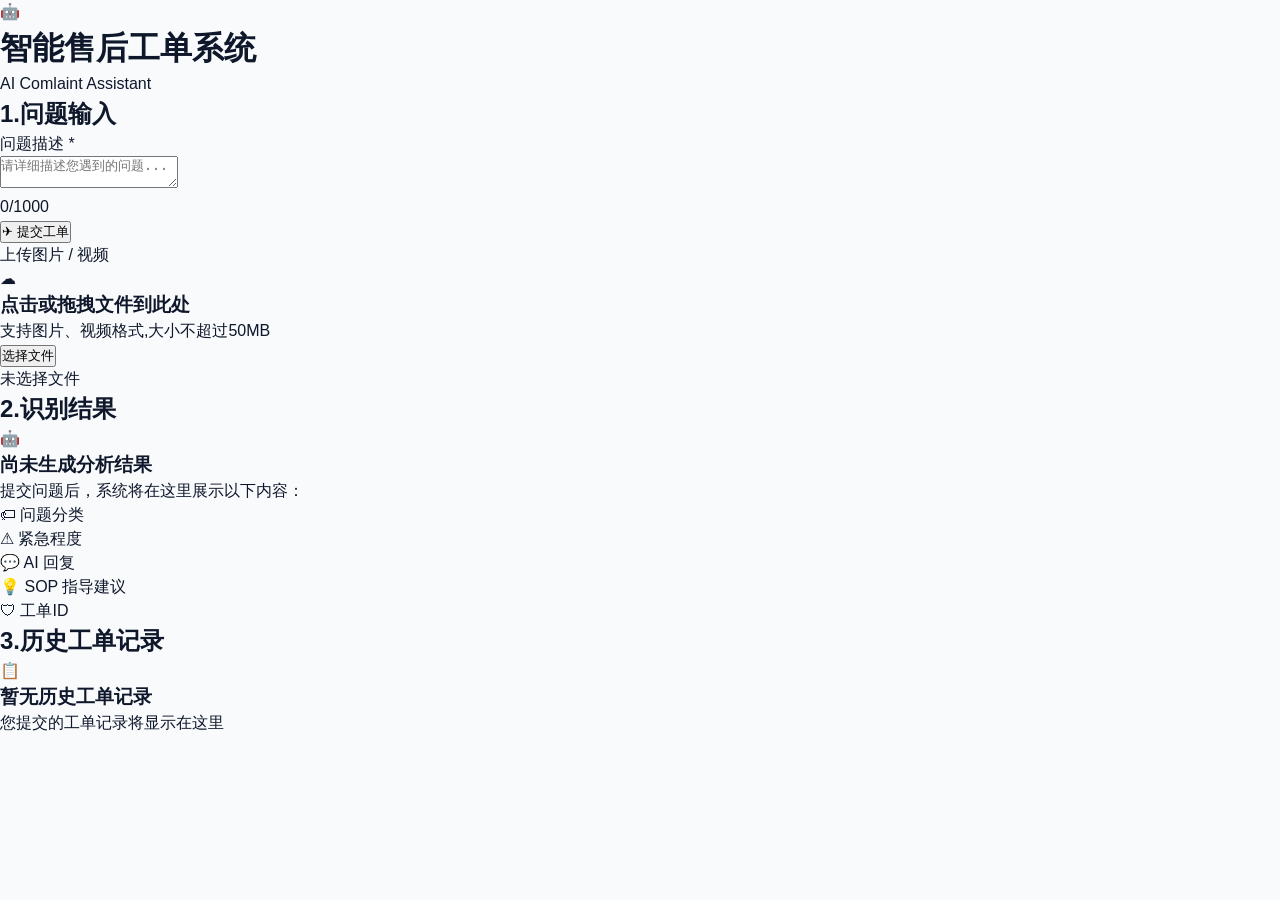
<file: frontend/index.html>
<!DOCTYPE html>
<link rel="stylesheet" href="./style.css">

    
<header class="header">
    <div class="header-left">
            <div class="logo">
                🤖
        </div>

        <div class="header-group">
            <h1>
                智能售后工单系统
            </h1>
            <p>
                AI Comlaint Assistant
            </p>
        </div>

    </div>
</header>

<!-- ================= 问题输入模块开始 ================= -->
<section class="card">
    <h2 class="section-title">
        1.问题输入
    </h2>

    <!-- 左右双栏布局-->
    <div class="input-layout">
        <div class="left-panel">
            <label><!-- 给输入框、上传框、textarea 写“说明文字”-->
                问题描述
                <span>*</span> <!-- 包住一小段文字-->
            </label>

            <!-- 用户输入框-->
            <div class="textarea-wrapper">

                <textarea
                id="userText"
                placeholder="请详细描述您遇到的问题..."
                ></textarea>

                <div class="counter">

                    0/1000

                </div>

            </div>

            <!-- 提交按钮 -->
            <button id="submitBtn">
                ✈ 提交工单
            </button>

        </div>

        <!-- 上传模块 -->
        <div class="right-panel">

            <label>
                上传图片 / 视频
            </label>
            <div class="upload-box">
                <div class="upload-icon">
                    ☁
                </div>
                <h3>
                    点击或拖拽文件到此处
                </h3>
                <p>
                    支持图片、视频格式,大小不超过50MB
                </p>

                <!-- 文件上传输入框(隐藏) -->
                <input
                    type="file"
                    id="uploadInput"
                    hidden
                >

                <!-- 选择文件按钮 -->

                <button
                    class="upload-btn"
                    id="uploadBtn"
                >

                    选择文件

                </button>

                <!-- 上传结果显示 -->

                <p id="fileInfo">

                未选择文件

                </p>
            </div>
        </div>
    </div>

</section>
<!-- ================= 问题输入模块结束 ================= -->


<!-- ================= 识别结果模块 ================= -->
<section  class="card">

    <h2 class="section-title">
        2.识别结果
    </h2>

    <!-- 内容区域-->
    <div 
    class="result-box"
    id="resultContent"
    >
        <div class="robot-icon">
            🤖
        </div>

        <h3>
            尚未生成分析结果
        </h3>

        <p>
            提交问题后，系统将在这里展示以下内容：
        </p>

        <!-- 功能标签 -->
        <div class="feature-row">
            <div class="feature-card">
                🏷
                <span>问题分类</span>
            </div>
            <div class="feature-card">

                ⚠

                <span>紧急程度</span>

            </div>
            <div class="feature-card">

                💬

                <span>AI 回复</span>

            </div>
            <div class="feature-card">

                💡

                <span>SOP 指导建议</span>

            </div>
            <div class="feature-card">

                🛡

                <span>工单ID</span>

            </div>
        </div>

    </div>

</section>

<!-- ================= 历史工单记录 ================= -->
<section class="card">

    <h2 class="section-title">
        3.历史工单记录
    </h2>
    <div 
    class="history-box"
    id="historyContainer">
        <div class="history-icon">
            📋
        </div>
        <h3>
        暂无历史工单记录
        </h3>
        <p>
        您提交的工单记录将显示在这里
        </p>
    </div>

</section>

<!-- 连接JS文件 -->

<script src="app.js"></script>

</body>
</html>
</file>
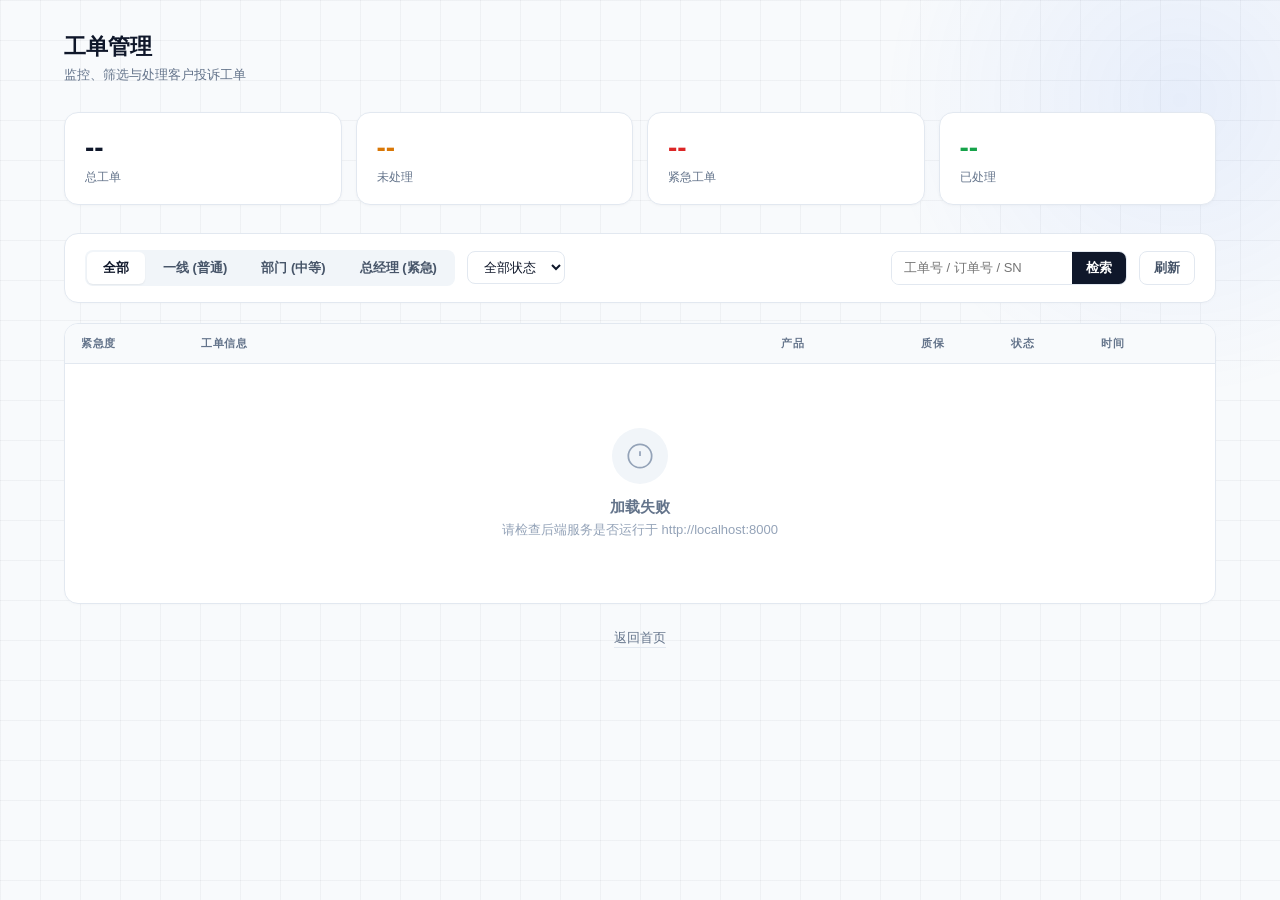
<file: frontend/admin.html>
<!DOCTYPE html>
<html lang="zh-CN">
<head>
  <meta charset="UTF-8" />
  <meta name="viewport" content="width=device-width, initial-scale=1.0" />
  <title>工单管理 - 智能客诉系统</title>
  <style>
    * { margin: 0; padding: 0; box-sizing: border-box; }
    :root {
      --primary: #2563eb;
      --primary-dark: #1d4ed8;
      --text: #0f172a;
      --sub: #64748b;
      --border: #e2e8f0;
      --bg: #f8fafc;
      --surface: #ffffff;
      --red: #dc2626;
      --amber: #d97706;
      --green: #16a34a;
      --gray: #64748b;
    }
    body {
      font-family: -apple-system, BlinkMacSystemFont, "Segoe UI", Roboto, sans-serif;
      background: var(--bg);
      color: var(--text);
      -webkit-font-smoothing: antialiased;
      min-height: 100vh;
    }

    .grid-bg {
      position: fixed; inset: 0; z-index: -5;
      background-image:
        linear-gradient(rgba(15,23,42,.04) 1px, transparent 1px),
        linear-gradient(90deg, rgba(15,23,42,.04) 1px, transparent 1px);
      background-size: 40px 40px;
    }
    .glow-top {
      position: fixed; top: -200px; right: -200px;
      width: 600px; height: 600px;
      border-radius: 50%;
      background: radial-gradient(circle, rgba(37,99,235,.08), transparent 70%);
      z-index: -3;
    }

    .container { max-width: 1200px; margin: 0 auto; padding: 32px 24px; }

    /* ===== Header ===== */
    .header { margin-bottom: 28px; }
    .header h1 { font-size: 22px; font-weight: 700; color: var(--text); }
    .header p { font-size: 13px; color: var(--sub); margin-top: 4px; }

    /* ===== Stats ===== */
    .stats-row { display: grid; grid-template-columns: repeat(4, 1fr); gap: 14px; margin-bottom: 28px; }
    .stat-card {
      background: var(--surface);
      border-radius: 14px;
      border: 1px solid var(--border);
      padding: 18px 20px;
      box-shadow: 0 1px 3px rgba(0,0,0,.03);
    }
    .stat-number { font-size: 28px; font-weight: 800; line-height: 1.2; }
    .stat-label { font-size: 12px; color: var(--sub); margin-top: 4px; font-weight: 500; }
    .stat-card.total .stat-number { color: var(--text); }
    .stat-card.pending .stat-number { color: var(--amber); }
    .stat-card.urgent .stat-number { color: var(--red); }
    .stat-card.resolved .stat-number { color: var(--green); }

    /* ===== Toolbar ===== */
    .toolbar {
      display: flex; gap: 12px; align-items: center; flex-wrap: wrap;
      margin-bottom: 20px; padding: 16px 20px;
      background: var(--surface); border-radius: 14px;
      border: 1px solid var(--border); box-shadow: 0 1px 3px rgba(0,0,0,.02);
    }
    .role-tabs {
      display: flex; gap: 2px;
      background: #f1f5f9; border-radius: 8px; padding: 2px;
    }
    .role-tab {
      padding: 7px 16px; border: none; border-radius: 6px;
      font-size: 13px; font-weight: 600; cursor: pointer;
      background: transparent; color: #475569; transition: all .15s;
    }
    .role-tab.active { background: var(--surface); color: var(--text); box-shadow: 0 1px 2px rgba(0,0,0,.06); }
    .role-tab:active { opacity: .7; }

    .status-filter {
      padding: 7px 12px; border: 1px solid var(--border); border-radius: 8px;
      font-size: 13px; background: var(--surface); color: var(--text); outline: none;
      cursor: pointer;
    }
    .toolbar-search {
      display: flex; gap: 0;
      border: 1px solid var(--border); border-radius: 8px; overflow: hidden;
      margin-left: auto;
    }
    .toolbar-search input {
      padding: 7px 12px; border: none; outline: none;
      font-size: 13px; width: 180px; background: var(--surface);
    }
    .toolbar-search button {
      padding: 7px 14px; border: none; background: var(--text);
      color: white; font-size: 13px; font-weight: 600; cursor: pointer;
    }
    .toolbar-search button:active { opacity: .8; }
    .refresh-btn {
      padding: 7px 14px; border: 1px solid var(--border); border-radius: 8px;
      background: var(--surface); color: #475569; font-size: 13px; font-weight: 600;
      cursor: pointer; transition: background .15s;
    }
    .refresh-btn:active { background: #f1f5f9; }

    .toolbar-actions { display: flex; gap: 8px; align-items: center; flex-wrap: wrap; }

    /* ===== Table ===== */
    .ticket-table {
      background: var(--surface); border-radius: 14px;
      border: 1px solid var(--border); overflow: hidden;
      box-shadow: 0 1px 3px rgba(0,0,0,.02);
    }
    .table-header {
      display: grid;
      grid-template-columns: 120px 1fr 140px 90px 90px 130px;
      gap: 0;
      padding: 0;
      border-bottom: 1px solid var(--border);
      background: #f8fafc;
    }
    .table-header span {
      padding: 12px 16px; font-size: 11px; font-weight: 700; color: var(--sub);
      text-transform: uppercase; letter-spacing: .5px;
    }

    .ticket-row {
      border-bottom: 1px solid #f1f5f9;
      cursor: pointer;
      transition: background .12s;
    }
    .ticket-row:last-child { border-bottom: none; }
    .ticket-row:hover { background: #fafbfc; }

    .row-main {
      display: grid;
      grid-template-columns: 120px 1fr 140px 90px 90px 130px;
      gap: 0; align-items: center;
    }
    .row-cell { padding: 14px 16px; font-size: 13px; min-width: 0; }

    /* Urgency indicator */
    .urgency-cell { display: flex; align-items: center; gap: 8px; }
    .urgency-bar {
      width: 4px; height: 28px; border-radius: 2px; flex-shrink: 0;
    }
    .urgency-bar.high { background: var(--red); }
    .urgency-bar.medium { background: var(--amber); }
    .urgency-bar.low { background: #cbd5e1; }

    .urgency-text { font-weight: 600; font-size: 12px; }
    .urgency-text.high { color: var(--red); }
    .urgency-text.medium { color: var(--amber); }
    .urgency-text.low { color: var(--gray); }

    .ticket-id { font-family: monospace; font-weight: 700; font-size: 13px; color: var(--text); }
    .ticket-model { color: #475569; }
    .ticket-model .batch { color: var(--sub); font-size: 11px; }

    .warranty-badge {
      display: inline-block; padding: 2px 8px; border-radius: 4px;
      font-size: 11px; font-weight: 600;
    }
    .warranty-badge.in { background: #f0fdf4; color: #166534; }
    .warranty-badge.out { background: #fef2f2; color: #991b1b; }
    .warranty-badge.unknown { background: #f1f5f9; color: #64748b; }

    .status-badge {
      display: inline-block; padding: 2px 10px; border-radius: 4px;
      font-size: 11px; font-weight: 600;
    }
    .status-badge.pending { background: #fff7ed; color: #9a3412; }
    .status-badge.done { background: #f0fdf4; color: #166534; }

    /* Expand icon */
    .expand-icon {
      width: 24px; height: 24px; display: flex; align-items: center; justify-content: center;
      transition: transform .2s;
      color: var(--sub); font-size: 12px; user-select: none;
    }
    .ticket-row.expanded .expand-icon { transform: rotate(180deg); }

    /* ===== Expanded Detail Row ===== */
    .row-detail-wrapper { max-height: 0; overflow: hidden; transition: max-height .25s ease; }
    .ticket-row.expanded .row-detail-wrapper { max-height: 600px; }
    .row-detail {
      padding: 0 16px 16px 16px;
      border-top: 1px solid #f1f5f9;
      background: #fafbfc;
    }
    .detail-grid { display: grid; grid-template-columns: 1fr 1fr; gap: 12px; margin-top: 16px; }
    .detail-section { }
    .detail-section h4 {
      font-size: 11px; font-weight: 700; color: var(--sub);
      text-transform: uppercase; letter-spacing: .5px;
      margin-bottom: 8px; padding-bottom: 6px;
      border-bottom: 1px solid var(--border);
    }
    .detail-row { display: flex; gap: 8px; font-size: 13px; padding: 4px 0; }
    .detail-label { color: var(--sub); flex-shrink: 0; min-width: 64px; }
    .detail-value { color: var(--text); word-break: break-word; }
    .detail-reply {
      margin-top: 8px; font-size: 13px; color: #334155;
      background: var(--surface); padding: 10px 14px;
      border-radius: 8px; line-height: 1.6; white-space: pre-wrap;
      border-left: 3px solid var(--primary); word-break: break-word;
    }

    .row-actions { margin-top: 14px; display: flex; gap: 8px; justify-content: flex-end; }
    .action-btn {
      padding: 7px 18px; border-radius: 8px; border: none;
      font-size: 13px; font-weight: 600; cursor: pointer;
      transition: all .15s;
    }
    .action-btn:active { transform: scale(.97); }
    .action-btn.process { background: var(--text); color: white; }
    .action-btn.process:hover { background: #1e293b; }
    .action-btn.process:disabled { background: #94a3b8; cursor: not-allowed; }
    .action-btn.processed { background: #f1f5f9; color: #94a3b8; cursor: default; }

    /* ===== Empty State ===== */
    .empty-state { text-align: center; padding: 64px 20px; color: #94a3b8; }
    .empty-state .icon-box {
      width: 56px; height: 56px; margin: 0 auto 14px;
      border-radius: 50%; background: #f1f5f9;
      display: flex; align-items: center; justify-content: center;
    }
    .empty-state .icon-box svg { width: 28px; height: 28px; stroke: #94a3b8; stroke-width: 1.5; fill: none; }
    .empty-state .main-msg { font-size: 15px; font-weight: 600; color: #64748b; }
    .empty-state .sub-msg { font-size: 13px; margin-top: 4px; }

    /* ===== Loading ===== */
    .loading-state { text-align: center; padding: 48px 20px; }
    .loading-state .spinner {
      width: 28px; height: 28px; margin: 0 auto 10px;
      border: 3px solid #e2e8f0; border-top-color: var(--primary);
      border-radius: 50%; animation: spin .6s linear infinite;
    }
    @keyframes spin { to { transform: rotate(360deg); } }

    /* ===== Toast ===== */
    .toast {
      position: fixed; bottom: 32px; left: 50%; transform: translateX(-50%) translateY(20px);
      background: #1e293b; color: white;
      padding: 10px 24px; border-radius: 10px;
      font-size: 13px; font-weight: 500;
      opacity: 0; transition: all .3s; z-index: 1000; pointer-events: none;
    }
    .toast.show { opacity: 1; transform: translateX(-50%) translateY(0); }
  </style>
</head>
<body>
  <div class="grid-bg"></div>
  <div class="glow-top"></div>

  <div class="container">
    <!-- Header -->
    <div class="header">
      <h1>工单管理</h1>
      <p>监控、筛选与处理客户投诉工单</p>
    </div>

    <!-- Stats -->
    <div class="stats-row" id="statsRow">
      <div class="stat-card total"><div class="stat-number" id="statTotal">--</div><div class="stat-label">总工单</div></div>
      <div class="stat-card pending"><div class="stat-number" id="statPending">--</div><div class="stat-label">未处理</div></div>
      <div class="stat-card urgent"><div class="stat-number" id="statUrgent">--</div><div class="stat-label">紧急工单</div></div>
      <div class="stat-card resolved"><div class="stat-number" id="statResolved">--</div><div class="stat-label">已处理</div></div>
    </div>

    <!-- Toolbar -->
    <div class="toolbar">
      <div class="role-tabs">
        <button class="role-tab active" data-role="">全部</button>
        <button class="role-tab" data-role="frontline">一线 (普通)</button>
        <button class="role-tab" data-role="manager">部门 (中等)</button>
        <button class="role-tab" data-role="general">总经理 (紧急)</button>
      </div>
      <select id="statusFilter" class="status-filter">
        <option value="">全部状态</option>
        <option value="未处理">未处理</option>
        <option value="已处理">已处理</option>
      </select>
      <div class="toolbar-search">
        <input type="text" id="searchInput" placeholder="工单号 / 订单号 / SN" />
        <button id="searchBtn">检索</button>
      </div>
      <button id="refreshBtn" class="refresh-btn">刷新</button>
    </div>

    <!-- Table -->
    <div class="ticket-table" id="ticketTable">
      <div class="table-header">
        <span>紧急度</span>
        <span>工单信息</span>
        <span>产品</span>
        <span>质保</span>
        <span>状态</span>
        <span>时间</span>
      </div>
      <div id="tableBody"></div>
    </div>

    <!-- Back link -->
    <div style="margin-top: 24px; text-align: center;">
      <a href="welcome.html" style="color: var(--sub); font-size: 13px; text-decoration: none; border-bottom: 1px solid var(--border); padding-bottom: 2px;">返回首页</a>
    </div>
  </div>

  <div id="toast" class="toast"></div>
  <script src="admin.js"></script>
</body>
</html>
</file>
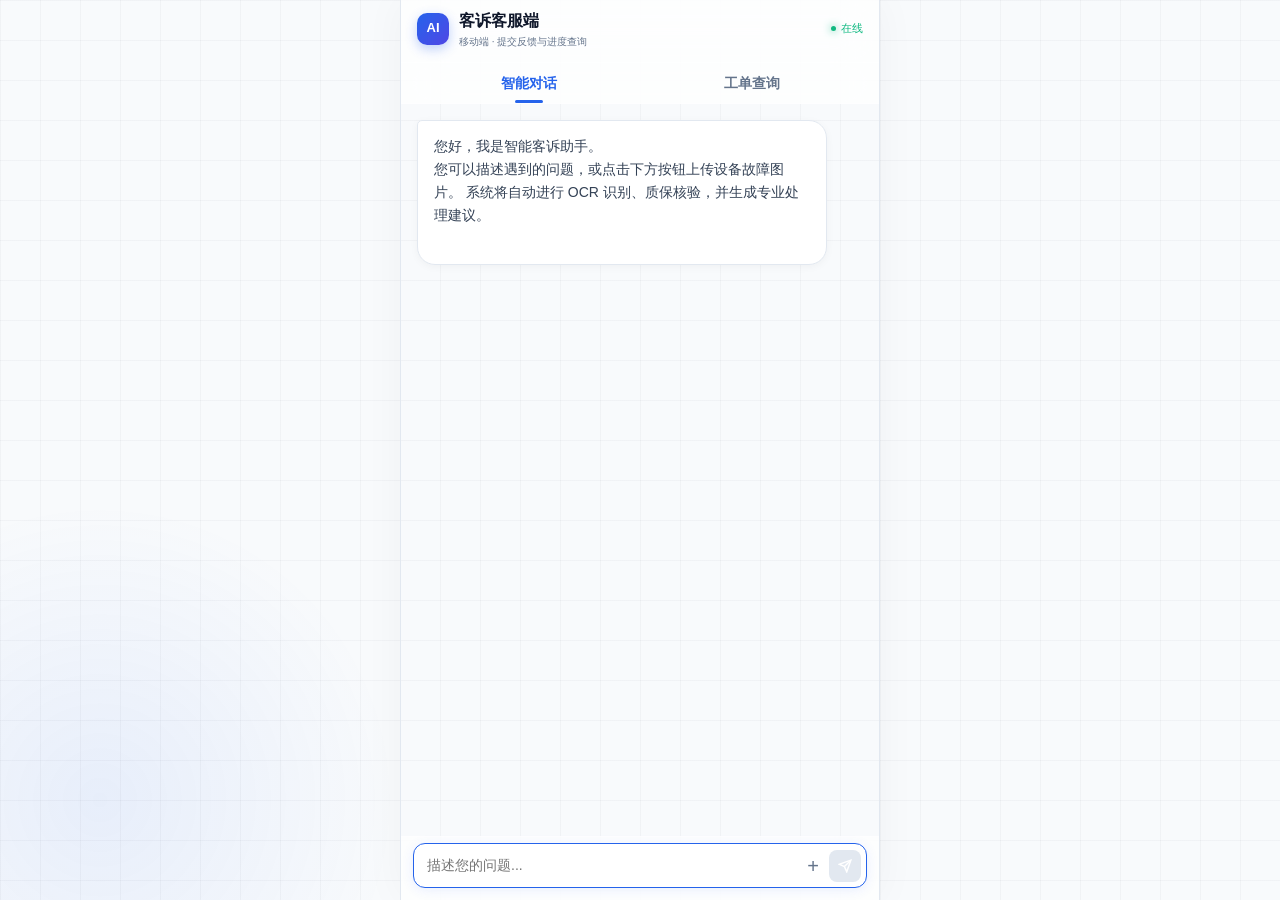
<file: frontend/mobile.html>
<!DOCTYPE html>
<html lang="zh-CN">
<head>
  <meta charset="UTF-8" />
  <meta name="viewport" content="width=device-width, initial-scale=1.0, maximum-scale=1.0, user-scalable=no" />
  <title>智能客诉助手 - 移动端</title>
  <style>
    /* ======================= 基础变量 ======================= */
    * { margin: 0; padding: 0; box-sizing: border-box; -webkit-tap-highlight-color: transparent; }
    :root {
      --bg: #f8fafc;
      --surface: #ffffff;
      --text: #0f172a;
      --sub: #64748b;
      --border: #e2e8f0;
      --primary: #2563eb;
      --primary-light: #3b82f6;
      --success: #10b981;
      --danger: #ef4444;
      --warning: #d97706;
      --shadow: 0 4px 20px rgba(15, 23, 42, 0.05);
      --glass: rgba(255, 255, 255, 0.75);
      --safe-bottom: env(safe-area-inset-bottom, 0px);
    }

    body {
      font-family: -apple-system, BlinkMacSystemFont, "Segoe UI", Roboto, "PingFang SC", "Microsoft YaHei", sans-serif;
      background: var(--bg);
      color: var(--text);
      line-height: 1.6;
      height: 100vh;
      overflow: hidden;
      -webkit-font-smoothing: antialiased;
    }

    /* ======================= 背景层 ======================= */
    .grid-bg {
      position: fixed; inset: 0;
      background-image:
        linear-gradient(rgba(15, 23, 42, .03) 1px, transparent 1px),
        linear-gradient(90deg, rgba(15, 23, 42, .03) 1px, transparent 1px);
      background-size: 40px 40px;
      z-index: -10;
    }
    .glow-bl {
      position: fixed; bottom: -200px; left: -200px;
      width: 600px; height: 600px;
      background: radial-gradient(circle, rgba(37, 99, 235, 0.08), transparent 70%);
      border-radius: 50%; z-index: -5;
    }

    /* ======================= App 容器 ======================= */
    .app {
      display: flex;
      flex-direction: column;
      height: 100vh;
      position: relative;
      max-width: 100vw;
    }

    /* ======================= 顶部导航 ======================= */
    .app-header {
      background: var(--glass);
      backdrop-filter: blur(20px);
      -webkit-backdrop-filter: blur(20px);
      border-bottom: 1px solid rgba(255,255,255,0.5);
      padding: 12px 16px;
      padding-top: calc(env(safe-area-inset-top, 0px) + 8px);
      display: flex;
      justify-content: space-between;
      align-items: center;
      z-index: 20;
      flex-shrink: 0;
    }
    .header-left {
      display: flex;
      align-items: center;
      gap: 10px;
    }
    .header-logo {
      width: 32px; height: 32px;
      background: linear-gradient(135deg, var(--primary), #4f46e5);
      border-radius: 10px;
      display: flex; align-items: center; justify-content: center;
      color: white; font-weight: 800; font-size: 13px;
      box-shadow: 0 4px 12px rgba(37, 99, 235, 0.3);
      flex-shrink: 0;
    }
    .header-title {
      font-size: 16px;
      font-weight: 700;
    }
    .header-sub {
      font-size: 10px;
      color: var(--sub);
      margin-top: 0px;
    }
    .header-status {
      display: flex; align-items: center; gap: 5px;
      font-size: 11px; color: var(--success); font-weight: 500;
    }
    .header-status::before {
      content: '';
      width: 5px; height: 5px;
      background: var(--success);
      border-radius: 50%;
      box-shadow: 0 0 8px var(--success);
      animation: pulse 2s infinite;
    }
    @keyframes pulse {
      0% { transform: scale(1); opacity: 1; }
      50% { transform: scale(1.5); opacity: 0.5; }
      100% { transform: scale(1); opacity: 1; }
    }

    /* ======================= Tab 导航 ======================= */
    .tab-bar {
      display: flex;
      background: var(--glass);
      backdrop-filter: blur(20px);
      -webkit-backdrop-filter: blur(20px);
      border-bottom: 1px solid rgba(255,255,255,0.3);
      padding: 0 16px;
      flex-shrink: 0;
      z-index: 15;
    }
    .tab-btn {
      flex: 1;
      padding: 12px 0 10px;
      border: none;
      background: transparent;
      font-size: 14px;
      font-weight: 600;
      color: var(--sub);
      cursor: pointer;
      position: relative;
      transition: color 0.2s;
    }
    .tab-btn.active {
      color: var(--primary);
    }
    .tab-btn::after {
      content: '';
      position: absolute;
      bottom: 0;
      left: 50%;
      transform: translateX(-50%);
      width: 20px;
      height: 3px;
      background: var(--primary);
      border-radius: 2px;
      opacity: 0;
      transition: all 0.2s;
    }
    .tab-btn.active::after {
      opacity: 1;
      width: 28px;
    }
    .tab-btn:active { opacity: 0.7; }

    /* ======================= 主内容区 ======================= */
    .main-content {
      flex: 1;
      overflow: hidden;
      position: relative;
      min-height: 0;
    }
    .tab-content {
      display: none;
      height: 100%;
      overflow-y: auto;
      -webkit-overflow-scrolling: touch;
    }
    .tab-content.active {
      display: flex;
      flex-direction: column;
    }
    .tab-content::-webkit-scrollbar { width: 4px; }
    .tab-content::-webkit-scrollbar-thumb { background: #cbd5e1; border-radius: 4px; }

    /* ======================= 聊天区 (Tab 1) ======================= */
    #tabChat {
      flex-direction: column;
    }
    .messages {
      flex: 1;
      overflow-y: auto;
      padding: 16px;
      display: flex;
      flex-direction: column;
      gap: 16px;
      scroll-behavior: smooth;
      -webkit-overflow-scrolling: touch;
    }
    .messages::-webkit-scrollbar { width: 4px; }
    .messages::-webkit-scrollbar-thumb { background: #cbd5e1; border-radius: 4px; }

    .message {
      display: flex;
      gap: 12px;
      max-width: 92%;
      animation: fadeUp 0.35s ease;
    }
    .message.user {
      align-self: flex-end;
      flex-direction: row-reverse;
    }
    @keyframes fadeUp {
      from { opacity: 0; transform: translateY(10px); }
      to { opacity: 1; transform: translateY(0); }
    }

    .bubble {
      padding: 14px 16px;
      border-radius: 18px;
      font-size: 14px;
      line-height: 1.65;
      box-shadow: 0 2px 8px rgba(0,0,0,0.04);
      white-space: pre-wrap;
      word-break: break-word;
    }
    .message.assistant .bubble {
      background: var(--surface);
      border: 1px solid var(--border);
      border-top-left-radius: 5px;
      color: #334155;
    }
    .message.user .bubble {
      background: linear-gradient(135deg, var(--primary), var(--primary-light));
      color: white;
      border-top-right-radius: 5px;
      box-shadow: 0 4px 14px rgba(37, 99, 235, 0.25);
    }
    .message.user .bubble .file-attach {
      display: block;
      font-size: 12px;
      opacity: 0.85;
      margin-top: 6px;
      padding-top: 6px;
      border-top: 1px solid rgba(255,255,255,0.2);
    }

    /* AI 思考过程 */
    .think-container {
      margin-bottom: 12px;
      border-radius: 12px;
      overflow: hidden;
      border: 1px solid rgba(37, 99, 235, 0.15);
      background: rgba(248, 250, 252, 0.8);
    }
    .think-summary {
      padding: 10px 14px;
      background: rgba(37, 99, 235, 0.05);
      font-size: 12px;
      font-weight: 600;
      color: var(--primary);
      cursor: pointer;
      user-select: none;
      transition: background 0.2s;
    }
    .think-summary:active { background: rgba(37, 99, 235, 0.08); }
    .think-content {
      padding: 14px;
      font-size: 11px;
      color: var(--sub);
      line-height: 1.7;
      display: none;
      border-top: 1px dashed rgba(37, 99, 235, 0.1);
      font-family: monospace;
      white-space: pre-wrap;
    }

    .reply-content {
      margin-top: 2px;
    }

    /* 工单徽章 */
    .ticket-badge {
      display: flex;
      align-items: center;
      gap: 6px;
      margin-top: 10px;
      padding: 6px 10px;
      background: #f0fdf4;
      border: 1px solid #bbf7d0;
      border-radius: 8px;
      font-size: 11px;
      flex-wrap: wrap;
    }
    .ticket-badge .badge-dot {
      width: 5px; height: 5px; flex-shrink: 0;
      background: #16a34a; border-radius: 50%;
      box-shadow: 0 0 6px rgba(22,163,74,0.4);
      animation: pulse 2s infinite;
    }
    .ticket-badge .badge-text { color: #166534; font-weight: 600; font-size: 11px; }
    .ticket-badge .badge-id { font-weight: 700; color: #166534; font-size: 12px; font-family: monospace; }
    .ticket-badge .badge-warranty {
      font-size: 10px; padding: 1px 6px; border-radius: 3px; font-weight: 600;
      margin-left: auto;
    }
    .ticket-badge .badge-warranty.in { background: #dcfce7; color: #166534; }
    .ticket-badge .badge-warranty.out { background: #fee2e2; color: #991b1b; }
    .ticket-badge .badge-warranty.unknown { background: #f1f5f9; color: #64748b; }
    .ticket-badge .badge-urg {
      display: flex; align-items: center; gap: 3px;
      font-size: 10px; font-weight: 600;
    }
    .ticket-badge .badge-urg .urg-dot {
      width: 5px; height: 5px; border-radius: 50%;
      animation: pulse 2s infinite;
    }
    .ticket-badge .badge-urg.high .urg-dot { background: #dc2626; box-shadow: 0 0 6px rgba(220,38,38,0.4); }
    .ticket-badge .badge-urg.medium .urg-dot { background: #d97706; box-shadow: 0 0 6px rgba(217,119,6,0.4); }
    .ticket-badge .badge-urg.low .urg-dot { background: #94a3b8; box-shadow: 0 0 6px rgba(148,163,184,0.4); }
    .ticket-badge .badge-urg.high { color: #dc2626; }
    .ticket-badge .badge-urg.medium { color: #d97706; }
    .ticket-badge .badge-urg.low { color: #64748b; }

    /* 正在思考指示器 */
    .msg-thinking {
      display: flex;
      align-items: center;
      gap: 8px;
      padding: 6px 0;
      max-width: 100%;
      animation: fadeUp 0.3s ease;
    }
    .msg-thinking .spinner {
      width: 14px; height: 14px; flex-shrink: 0;
      border: 2px solid #e2e8f0;
      border-top-color: var(--primary);
      border-radius: 50%;
      animation: spin 0.6s linear infinite;
    }
    @keyframes spin { to { transform: rotate(360deg); } }
    .msg-thinking .txt {
      font-size: 12px; color: var(--sub);
      background: var(--surface); border: 1px dashed #d1d5db;
      border-radius: 8px; padding: 6px 12px; line-height: 1.3;
    }

    /* ======================= 输入区 ======================= */
    .input-area {
      padding: 6px 12px 12px;
      padding-bottom: calc(12px + var(--safe-bottom));
      background: var(--glass);
      backdrop-filter: blur(20px);
      -webkit-backdrop-filter: blur(20px);
      border-top: 1px solid rgba(255,255,255,0.3);
      flex-shrink: 0;
    }

    .file-preview {
      font-size: 12px; color: var(--sub);
      display: flex; align-items: center; gap: 6px;
      margin-bottom: 6px; padding: 5px 10px;
      background: #f8fafc; border: 1px solid var(--border);
      border-radius: 8px;
      overflow: hidden;
    }
    .file-preview .tag {
      font-weight: 700; font-size: 10px; padding: 1px 5px;
      border-radius: 3px; background: #eef2ff; color: var(--primary);
      flex-shrink: 0;
    }
    .file-preview .fname {
      flex: 1;
      overflow: hidden;
      text-overflow: ellipsis;
      white-space: nowrap;
    }
    .file-preview .fclear {
      flex-shrink: 0;
      width: 20px; height: 20px;
      border: none; border-radius: 50%;
      background: #fee2e2; color: var(--danger);
      font-size: 12px; cursor: pointer;
      display: flex; align-items: center; justify-content: center;
      line-height: 1;
    }
    .file-preview:empty { display: none; }

    .input-row {
      display: flex;
      gap: 8px;
      align-items: flex-end;
    }
    .input-wrapper {
      flex: 1;
      display: flex;
      align-items: flex-end;
      background: var(--surface);
      border: 1px solid var(--border);
      border-radius: 12px;
      padding: 3px;
      box-shadow: 0 2px 10px rgba(0,0,0,0.05);
      transition: border-color 0.15s, box-shadow 0.15s;
    }
    .input-wrapper:focus-within {
      border-color: var(--primary);
      box-shadow: 0 2px 12px rgba(37, 99, 235, 0.1);
    }
    .input-field {
      flex: 1;
      border: none; outline: none; resize: none;
      font-size: 14px; line-height: 1.5;
      padding: 8px 10px; font-family: inherit;
      background: transparent; max-height: 80px;
      min-height: 36px;
    }
    .input-actions {
      display: flex;
      align-items: center;
      gap: 1px;
      padding: 2px;
      flex-shrink: 0;
    }
    .icon-btn {
      width: 30px; height: 30px;
      border: none; border-radius: 8px;
      background: transparent;
      color: var(--sub);
      cursor: pointer;
      display: flex;
      align-items: center;
      justify-content: center;
      font-size: 20px;
      font-weight: 300;
      transition: background 0.15s;
    }
    .icon-btn:active { background: #e2e8f0; color: var(--text); }
    .send-btn {
      width: 32px; height: 32px;
      border: none; border-radius: 8px;
      background: var(--primary);
      color: white;
      cursor: pointer;
      display: flex;
      align-items: center;
      justify-content: center;
      transition: background 0.15s, opacity 0.15s;
      flex-shrink: 0;
    }
    .send-btn svg {
      width: 14px; height: 14px;
      stroke: currentColor;
      stroke-width: 2.5;
      fill: none;
    }
    .send-btn:active { opacity: 0.8; }
    .send-btn:disabled { background: #e2e8f0; }

    /* ======================= 工单查询区 (Tab 2) ======================= */
    #tabTickets {
      padding: 16px;
      gap: 12px;
    }

    .search-section {
      flex-shrink: 0;
    }
    .search-box {
      display: flex;
      gap: 8px;
    }
    .search-input {
      flex: 1;
      min-width: 0;
      padding: 11px 14px;
      border: 1px solid var(--border);
      border-radius: 10px;
      font-size: 14px;
      outline: none;
      background: var(--surface);
      transition: border-color 0.2s;
    }
    .search-input:focus { border-color: var(--primary); }
    .search-btn {
      padding: 0 16px;
      background: var(--text);
      color: white;
      border: none;
      border-radius: 10px;
      font-size: 13px;
      font-weight: 600;
      cursor: pointer;
      white-space: nowrap;
      transition: opacity 0.2s;
    }
    .search-btn:active { opacity: 0.85; }

    .ticket-list-section {
      flex: 1;
      overflow-y: auto;
      -webkit-overflow-scrolling: touch;
    }
    .ticket-list-section::-webkit-scrollbar { width: 3px; }
    .ticket-list-section::-webkit-scrollbar-thumb { background: #cbd5e1; border-radius: 3px; }

    .ticket-list-title {
      display: flex;
      justify-content: space-between;
      align-items: center;
      margin-bottom: 10px;
    }
    .ticket-list-title span {
      font-size: 13px;
      font-weight: 700;
      color: var(--text);
    }
    .ticket-count {
      font-size: 12px;
      color: var(--sub);
      font-weight: 400;
    }

    .ticket-item {
      background: var(--surface);
      border: 1px solid var(--border);
      border-radius: 12px;
      padding: 14px;
      margin-bottom: 10px;
      box-shadow: 0 1px 3px rgba(0,0,0,0.02);
      cursor: pointer;
      transition: border-color 0.15s;
    }
    .ticket-item:active { border-color: var(--primary); }
    .ticket-header {
      display: flex;
      justify-content: space-between;
      align-items: center;
      margin-bottom: 6px;
    }
    .ticket-id { font-size: 13px; font-weight: 700; font-family: monospace; color: var(--text); }
    .ticket-id-highlight { font-size: 13px; font-weight: 800; font-family: monospace; color: var(--primary); }
    .ticket-meta-tags {
      display: flex;
      gap: 4px;
      align-items: center;
      flex-wrap: wrap;
    }
    .urgency-dot {
      display: inline-block;
      width: 7px; height: 7px;
      border-radius: 50%;
      margin-right: 2px;
    }
    .urgency-dot.high { background: #dc2626; box-shadow: 0 0 4px rgba(220,38,38,0.3); }
    .urgency-dot.medium { background: #d97706; }
    .urgency-dot.low { background: #64748b; }

    .urgency-label {
      font-size: 11px;
      font-weight: 600;
    }
    .urgency-label.high { color: #dc2626; }
    .urgency-label.medium { color: #d97706; }
    .urgency-label.low { color: #64748b; }

    .status-badge {
      display: inline-block;
      padding: 2px 7px;
      border-radius: 4px;
      font-size: 10px;
      font-weight: 600;
    }
    .status-badge.pending { background: #fff7ed; color: #9a3412; }
    .status-badge.done { background: #f0fdf4; color: #166534; }

    .warranty-badge-mobile {
      display: inline-block;
      padding: 2px 6px;
      border-radius: 3px;
      font-size: 10px;
      font-weight: 600;
    }
    .warranty-badge-mobile.in { background: #dcfce7; color: #166534; }
    .warranty-badge-mobile.out { background: #fee2e2; color: #991b1b; }
    .warranty-badge-mobile.unknown { background: #f1f5f9; color: #64748b; }

    .ticket-meta-line {
      font-size: 12px;
      color: var(--sub);
      margin-top: 4px;
    }
    .ticket-detail {
      margin-top: 10px;
      padding-top: 10px;
      border-top: 1px solid #f1f5f9;
      display: none;
    }
    .ticket-item.expanded .ticket-detail {
      display: block;
    }
    .detail-row {
      display: flex;
      gap: 8px;
      font-size: 13px;
      padding: 3px 0;
    }
    .detail-label {
      color: var(--sub);
      flex-shrink: 0;
      min-width: 56px;
      font-size: 12px;
    }
    .detail-value {
      color: var(--text);
      word-break: break-word;
      font-size: 12px;
    }
    .detail-reply {
      margin-top: 8px;
      font-size: 12px;
      color: #334155;
      background: #f8fafc;
      padding: 10px 12px;
      border-radius: 8px;
      line-height: 1.6;
      border-left: 3px solid var(--primary);
      word-break: break-word;
      white-space: pre-wrap;
    }

    .refresh-area {
      text-align: center;
      padding: 6px 0 16px;
    }
    .refresh-btn {
      width: 100%;
      padding: 11px;
      background: transparent;
      border: 1px solid var(--border);
      border-radius: 10px;
      font-size: 13px;
      font-weight: 600;
      color: var(--sub);
      cursor: pointer;
      transition: all 0.15s;
    }
    .refresh-btn:active { background: #f1f5f9; color: var(--text); }

    /* ======================= 空状态 ======================= */
    .empty-state {
      text-align: center;
      padding: 40px 20px;
      color: #94a3b8;
    }
    .empty-state .icon-box {
      width: 48px; height: 48px;
      margin: 0 auto 10px;
      border-radius: 50%;
      background: #f1f5f9;
      display: flex;
      align-items: center;
      justify-content: center;
    }
    .empty-state .icon-box svg { width: 24px; height: 24px; stroke: #94a3b8; stroke-width: 1.5; fill: none; }
    .empty-state .main-msg { font-size: 14px; font-weight: 600; color: #64748b; }
    .empty-state .sub-msg { font-size: 12px; color: #94a3b8; margin-top: 4px; }

    .loading-state { text-align: center; padding: 32px 20px; }
    .loading-state .spinner-lg {
      width: 24px; height: 24px; margin: 0 auto 8px;
      border: 3px solid #e2e8f0; border-top-color: var(--primary);
      border-radius: 50%; animation: spin 0.6s linear infinite;
    }
    .loading-state .txt { font-size: 13px; color: var(--sub); }

    /* ======================= Toast ======================= */
    .toast {
      position: fixed;
      bottom: calc(80px + var(--safe-bottom));
      left: 50%;
      transform: translateX(-50%) translateY(20px);
      background: #1e293b;
      color: #fff;
      padding: 10px 18px;
      border-radius: 10px;
      font-size: 13px;
      font-weight: 500;
      opacity: 0;
      transition: all 0.3s;
      z-index: 1000;
      pointer-events: none;
      max-width: calc(100vw - 40px);
      text-align: center;
      line-height: 1.4;
      white-space: nowrap;
      overflow: hidden;
      text-overflow: ellipsis;
    }
    .toast.show { opacity: 1; transform: translateX(-50%) translateY(0); }

    /* ======================= 响应式 ======================= */
    @media (min-width: 600px) {
      .app {
        max-width: 480px;
        margin: 0 auto;
        border-left: 1px solid var(--border);
        border-right: 1px solid var(--border);
        box-shadow: 0 0 40px rgba(0,0,0,0.04);
      }
    }
  </style>
</head>
<body>
  <div class="grid-bg"></div>
  <div class="glow-bl"></div>

  <div class="app">
    <!-- ======================= 顶部导航 ======================= -->
    <header class="app-header">
      <div class="header-left">
        <div class="header-logo">AI</div>
        <div>
          <div class="header-title">客诉客服端</div>
          <div class="header-sub">移动端 · 提交反馈与进度查询</div>
        </div>
      </div>
      <div class="header-status">在线</div>
    </header>

    <!-- ======================= Tab 导航 ======================= -->
    <nav class="tab-bar">
      <button class="tab-btn active" data-tab="chat">智能对话</button>
      <button class="tab-btn" data-tab="tickets">工单查询</button>
    </nav>

    <!-- ======================= 主内容 ======================= -->
    <div class="main-content">
      <!-- Tab 1: 对话 -->
      <div id="tabChat" class="tab-content active">
        <div id="chatMessages" class="messages">
          <div class="message assistant">
            <div class="bubble">您好，我是智能客诉助手。<br>您可以描述遇到的问题，或点击下方按钮上传设备故障图片。 系统将自动进行 OCR 识别、质保核验，并生成专业处理建议。
            </div>
          </div>
        </div>

        <div class="input-area">
          <div id="filePreview" class="file-preview"></div>
          <div class="input-row">
            <input type="file" id="chatFile" hidden accept="image/*,video/*">
            <div class="input-wrapper">
              <textarea id="chatInput" class="input-field" placeholder="描述您的问题..." rows="1"></textarea>
              <div class="input-actions">
                <button id="fileLabel" class="icon-btn" title="上传凭证">+</button>
                <button id="sendBtn" class="send-btn" disabled>
                  <svg viewBox="0 0 24 24"><line x1="22" y1="2" x2="11" y2="13"/><polygon points="22 2 15 22 11 13 2 9 22 2"/></svg>
                </button>
              </div>
            </div>
          </div>
        </div>
      </div>

      <!-- Tab 2: 工单查询 -->
      <div id="tabTickets" class="tab-content">
        <div class="search-section">
          <div class="search-box">
            <input type="text" id="ticketSearchInput" class="search-input" placeholder="输入工单号查询...">
            <button id="ticketSearchBtn" class="search-btn">查询</button>
          </div>
        </div>

        <div class="ticket-list-section">
          <div class="ticket-list-title">
            <span>工单记录</span>
            <span id="ticketCount" class="ticket-count"></span>
          </div>
          <div id="ticketList">
            <div class="empty-state" id="ticketEmptyState">
              <div class="icon-box">
                <svg viewBox="0 0 24 24"><path d="M14 2H6a2 2 0 0 0-2 2v16a2 2 0 0 0 2 2h12a2 2 0 0 0 2-2V8z"/><polyline points="14 2 14 8 20 8"/></svg>
              </div>
              <div class="main-msg">暂无工单记录</div>
              <div class="sub-msg">提交客诉后，工单将显示在这里</div>
            </div>
          </div>
          <div class="refresh-area">
            <button id="refreshTicketsBtn" class="refresh-btn">刷新列表</button>
          </div>
        </div>
      </div>
    </div>
  </div>

  <div id="toast" class="toast"></div>
  <script src="mobile.js"></script>
</body>
</html>
</file>
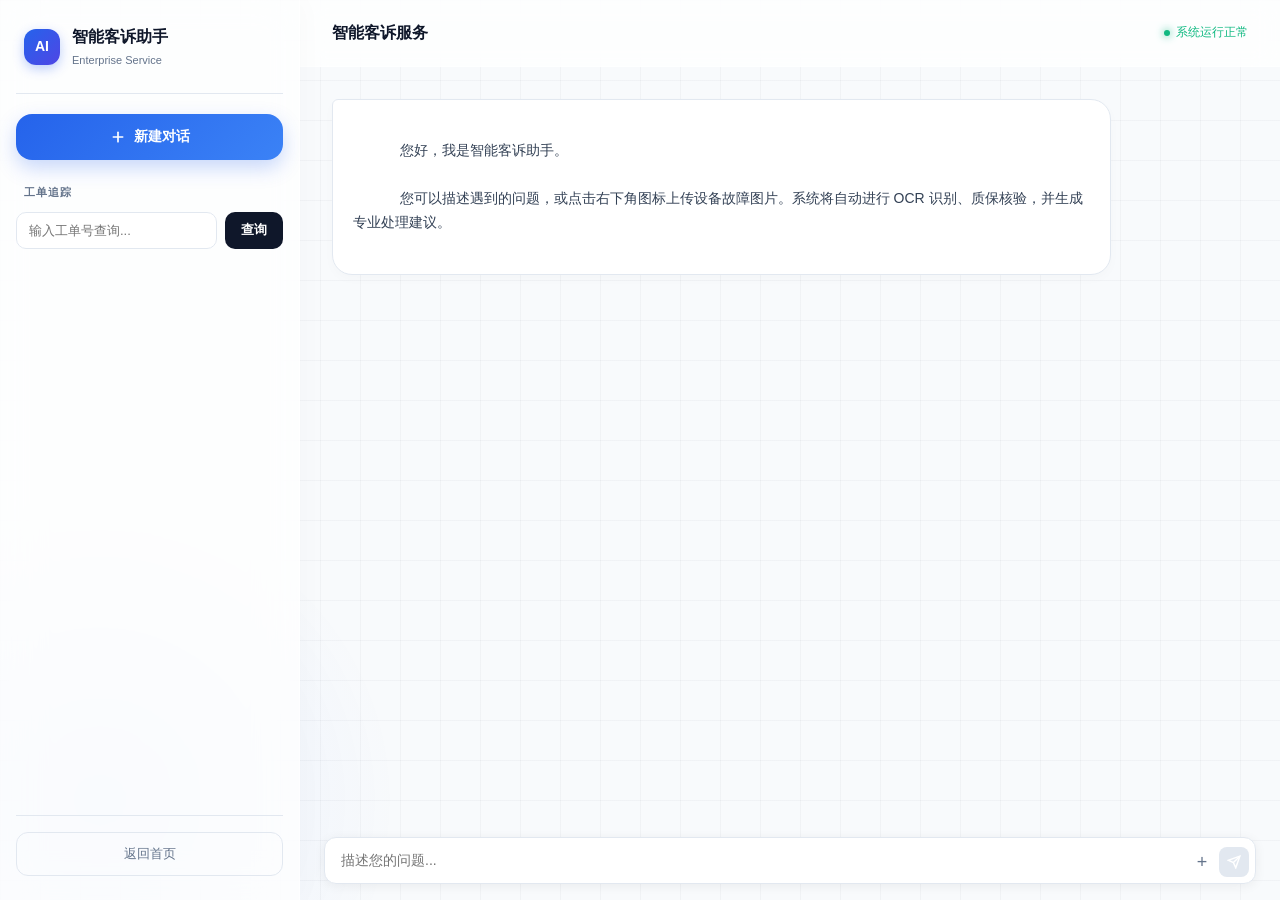
<file: frontend/user.html>
<!DOCTYPE html>
<html lang="zh-CN">
<head>
  <meta charset="UTF-8" />
  <meta name="viewport" content="width=device-width, initial-scale=1.0"/>
  <title>智能售后助手 - 客户端</title>
  <style>
    /* ======================= 基础与变量 ======================= */
    * { margin: 0; padding: 0; box-sizing: border-box; }
    :root {
      --bg: #f8fafc;
      --surface: #ffffff;
      --text: #0f172a;
      --sub: #64748b;
      --border: #e2e8f0;
      --primary: #2563eb;
      --primary-light: #3b82f6;
      --success: #10b981;
      --danger: #ef4444;
      --shadow: 0 4px 20px rgba(15, 23, 42, 0.05);
      --glass: rgba(255, 255, 255, 0.75);
    }

    body {
      font-family: -apple-system, BlinkMacSystemFont, "Segoe UI", Roboto, sans-serif;
      background: var(--bg);
      color: var(--text);
      line-height: 1.6;
      height: 100vh;
      overflow: hidden;
      -webkit-font-smoothing: antialiased;
    }

    /* ======================= 背景层 ======================= */
    .grid-bg {
      position: fixed; inset: 0;
      background-image:
        linear-gradient(rgba(15, 23, 42, .03) 1px, transparent 1px),
        linear-gradient(90deg, rgba(15, 23, 42, .03) 1px, transparent 1px);
      background-size: 40px 40px;
      z-index: -10;
    }
    .glow-bl {
      position: fixed; bottom: -200px; left: -200px;
      width: 600px; height: 600px;
      background: radial-gradient(circle, rgba(37, 99, 235, 0.08), transparent 70%);
      border-radius: 50%; z-index: -5;
    }

    /* ======================= 布局 ======================= */
    .app { display: flex; height: 100vh; position: relative; }

    /* ======================= 侧边栏 ======================= */
    .sidebar {
      width: 300px;
      background: var(--glass);
      backdrop-filter: blur(20px);
      border-right: 1px solid rgba(255, 255, 255, 0.6);
      display: flex;
      flex-direction: column;
      padding: 24px 16px;
      z-index: 10;
      box-shadow: 4px 0 24px rgba(0,0,0,0.02);
    }

    .brand {
      display: flex;
      align-items: center;
      gap: 12px;
      padding: 0 8px 24px 8px;
      border-bottom: 1px solid var(--border);
      margin-bottom: 20px;
    }
    .brand-logo {
      width: 36px; height: 36px;
      background: linear-gradient(135deg, var(--primary), #4f46e5);
      border-radius: 12px;
      display: flex; align-items: center; justify-content: center;
      color: white; font-weight: 800; font-size: 14px;
      box-shadow: 0 4px 12px rgba(37, 99, 235, 0.3);
    }
    .brand-text { font-weight: 700; font-size: 16px; color: var(--text); }
    .brand-sub { font-size: 11px; color: var(--sub); margin-top: 2px; }

    .new-chat-btn {
      width: 100%;
      padding: 14px;
      background: linear-gradient(135deg, var(--primary), var(--primary-light));
      border: none;
      border-radius: 16px;
      font-size: 14px;
      font-weight: 600;
      color: white;
      cursor: pointer;
      transition: all 0.3s cubic-bezier(0.4, 0, 0.2, 1);
      margin-bottom: 24px;
      display: flex; align-items: center; justify-content: center; gap: 8px;
      box-shadow: 0 8px 20px rgba(37, 99, 235, 0.25);
    }
    .new-chat-btn:hover { transform: translateY(-2px); box-shadow: 0 12px 24px rgba(37, 99, 235, 0.35); }
    .new-chat-btn:active { transform: scale(0.98); }

    /* 侧边栏区块标题 */
    .section-title {
      font-size: 11px; font-weight: 700; color: var(--sub);
      margin-bottom: 10px; padding-left: 8px;
      letter-spacing: 1px; text-transform: uppercase;
    }

    /* 工单查询区 */
    .search-section {
      flex: 1;
      display: flex;
      flex-direction: column;
      overflow: hidden;
      margin-bottom: 16px;
    }
    .search-box {
      display: flex; gap: 8px; margin-bottom: 10px;
    }
    .search-input {
      flex: 1;
      padding: 10px 12px;
      border: 1px solid var(--border);
      border-radius: 10px;
      font-size: 13px;
      outline: none;
      background: rgba(255,255,255,0.8);
      transition: border-color 0.2s;
    }
    .search-input:focus { border-color: var(--primary); }
    .search-btn {
      padding: 0 16px;
      background: var(--text);
      color: white;
      border: none;
      border-radius: 10px;
      font-size: 13px;
      font-weight: 600;
      cursor: pointer;
      transition: opacity 0.2s;
    }
    .search-btn:hover { opacity: 0.9; }

    .search-result {
      flex: 1;
      overflow-y: auto;
      display: flex;
      flex-direction: column;
      gap: 8px;
      font-size: 12px;
      min-height: 0;
    }
    .search-result::-webkit-scrollbar { width: 4px; }
    .search-result::-webkit-scrollbar-thumb { background: #cbd5e1; border-radius: 4px; }

    /* JS 动态生成的查询结果项 */
    .search-result-item {
      background: white;
      padding: 10px 12px;
      border-radius: 10px;
      border: 1px solid var(--border);
      box-shadow: 0 2px 4px rgba(0,0,0,0.02);
    }

    /* 侧边栏底部 */
    .sidebar-footer {
      margin-top: auto;
      padding-top: 16px;
      border-top: 1px solid var(--border);
    }
    .back-btn {
      width: 100%;
      padding: 12px;
      background: transparent;
      border: 1px solid var(--border);
      border-radius: 12px;
      font-size: 13px;
      font-weight: 500;
      color: var(--sub);
      cursor: pointer;
      transition: all 0.2s;
    }
    .back-btn:hover { background: white; color: var(--text); border-color: #cbd5e1; }

    /* ======================= 主聊天区 ======================= */
    .main {
      flex: 1;
      display: flex;
      flex-direction: column;
      position: relative;
      overflow: hidden;
    }

    .chat-header {
      padding: 20px 32px;
      background: var(--glass);
      backdrop-filter: blur(12px);
      border-bottom: 1px solid rgba(255,255,255,0.5);
      display: flex;
      justify-content: space-between;
      align-items: center;
      z-index: 5;
    }
    .chat-title { font-size: 16px; font-weight: 700; }
    .chat-status {
      display: flex; align-items: center; gap: 6px;
      font-size: 12px; color: var(--success); font-weight: 500;
    }
    .chat-status::before {
      content: ''; width: 6px; height: 6px; background: var(--success);
      border-radius: 50%; box-shadow: 0 0 8px var(--success);
      animation: pulse 2s infinite;
    }
    @keyframes pulse {
      0% { transform: scale(1); opacity: 1; }
      50% { transform: scale(1.5); opacity: 0.5; }
      100% { transform: scale(1); opacity: 1; }
    }

    /* ======================= 消息流 ======================= */
    .messages {
      flex: 1;
      overflow-y: auto;
      padding: 32px;
      display: flex;
      flex-direction: column;
      gap: 24px;
      scroll-behavior: smooth;
    }
    .messages::-webkit-scrollbar { width: 6px; }
    .messages::-webkit-scrollbar-thumb { background: #e2e8f0; border-radius: 6px; }

    /* JS 动态生成的消息基础样式 */
    .message {
      display: flex;
      gap: 16px;
      max-width: 85%;
      animation: fadeUp 0.4s ease;
    }
    .message.user { align-self: flex-end; flex-direction: row-reverse; }

    @keyframes fadeUp {
      from { opacity: 0; transform: translateY(10px); }
      to { opacity: 1; transform: translateY(0); }
    }

    .bubble {
      padding: 16px 20px;
      border-radius: 20px;
      font-size: 14px;
      line-height: 1.7;
      box-shadow: 0 4px 12px rgba(0,0,0,0.02);
      white-space: pre-wrap;
      word-break: break-word;
    }
    .message.assistant .bubble {
      background: white;
      border: 1px solid var(--border);
      border-top-left-radius: 6px;
      color: #334155;
    }
    .message.user .bubble {
      background: linear-gradient(135deg, var(--primary), var(--primary-light));
      color: white;
      border-top-right-radius: 6px;
      box-shadow: 0 8px 20px rgba(37, 99, 235, 0.2);
    }

    /* AI 思考过程可视化 (匹配 JS 生成的 .think-container) */
    .think-container {
      margin-bottom: 14px;
      border-radius: 14px;
      overflow: hidden;
      border: 1px solid rgba(37, 99, 235, 0.15);
      background: rgba(248, 250, 252, 0.8);
    }
    .think-summary {
      padding: 12px 16px;
      background: rgba(37, 99, 235, 0.05);
      font-size: 13px;
      font-weight: 600;
      color: var(--primary);
      cursor: pointer;
      user-select: none;
      transition: background 0.2s;
    }
    .think-summary:hover { background: rgba(37, 99, 235, 0.08); }
    .think-content {
      padding: 16px;
      font-size: 12px;
      color: var(--sub);
      line-height: 1.8;
      display: none; /* JS 会控制 display */
      border-top: 1px dashed rgba(37, 99, 235, 0.1);
      font-family: monospace;
      white-space: pre-wrap;
    }

    /* 回复内容区 */
    .reply-content {
      margin-top: 4px;
    }

    /* 工单生成徽章 */
    .ticket-badge {
      display: flex; align-items: center; gap: 8px;
      margin-top: 10px; padding: 7px 12px;
      background: #f0fdf4; border: 1px solid #bbf7d0;
      border-radius: 8px; font-size: 12px;
    }
    .ticket-badge .badge-dot {
      width: 5px; height: 5px; flex-shrink: 0;
      background: #16a34a; border-radius: 50%;
      box-shadow: 0 0 6px rgba(22,163,74,0.4);
      animation: pulse 2s infinite;
    }
    .ticket-badge .badge-text { color: #166534; font-weight: 600; font-size: 12px; }
    .ticket-badge .badge-id { font-weight: 700; color: #166534; font-size: 12px; }
    .ticket-badge .badge-urg {
      display: flex; align-items: center; gap: 4px;
      margin-left: auto; font-size: 11px; font-weight: 600;
    }
    .ticket-badge .badge-urg .urg-dot {
      width: 5px; height: 5px; border-radius: 50%;
      animation: pulse 2s infinite;
    }
    .ticket-badge .badge-urg.high .urg-dot { background: #dc2626; box-shadow: 0 0 6px rgba(220,38,38,0.4); }
    .ticket-badge .badge-urg.medium .urg-dot { background: #d97706; box-shadow: 0 0 6px rgba(217,119,6,0.4); }
    .ticket-badge .badge-urg.low .urg-dot { background: #94a3b8; box-shadow: 0 0 6px rgba(148,163,184,0.4); }
    .ticket-badge .badge-urg.high { color: #dc2626; }
    .ticket-badge .badge-urg.medium { color: #d97706; }
    .ticket-badge .badge-urg.low { color: #64748b; }

    /* 正在思考指示器 */
    .msg-thinking {
      display: flex; align-items: center; gap: 10px;
      padding: 8px 0; max-width: 100%;
      animation: fadeUp .3s ease;
    }
    .msg-thinking .spinner {
      width: 16px; height: 16px; flex-shrink: 0;
      border: 2px solid #e2e8f0; border-top-color: var(--primary);
      border-radius: 50%; animation: spin .6s linear infinite;
    }
    @keyframes spin { to { transform: rotate(360deg); } }
    .msg-thinking .txt {
      font-size: 13px; color: var(--sub);
      background: var(--surface); border: 1px dashed #d1d5db;
      border-radius: 10px; padding: 8px 14px; line-height: 1.4;
    }

    /* ======================= 输入区 ======================= */
    .input-area {
      padding: 8px 24px 16px;
      background: transparent;
    }

    .file-preview {
      font-size: 12px; color: var(--sub);
      display: flex; align-items: center; gap: 6px;
      margin-bottom: 6px; padding: 5px 10px;
      background: #f8fafc; border: 1px solid var(--border);
      border-radius: 8px;
    }
    .file-preview .tag {
      font-weight: 700; font-size: 10px; padding: 1px 5px;
      border-radius: 3px; background: #eef2ff; color: var(--primary);
    }
    .file-preview:empty { display: none; }

    .input-row {
      display: flex; gap: 8px; align-items: flex-end;
    }

    .input-wrapper {
      flex: 1;
      display: flex; align-items: flex-end;
      background: var(--surface);
      border: 1px solid var(--border);
      border-radius: 12px;
      padding: 4px;
      box-shadow: 0 2px 12px rgba(0,0,0,0.06);
      transition: border-color .15s, box-shadow .15s;
    }
    .input-wrapper:focus-within {
      border-color: var(--primary);
      background: var(--surface);
    }

    .input-field {
      flex: 1;
      border: none; outline: none; resize: none;
      font-size: 14px; line-height: 1.5;
      padding: 8px 12px; font-family: inherit;
      background: transparent; max-height: 100px;
    }

    .input-actions {
      display: flex; align-items: center; gap: 2px;
      padding: 2px; flex-shrink: 0;
    }
    .icon-btn {
      width: 30px; height: 30px; border: none; border-radius: 8px;
      background: transparent; color: var(--sub); cursor: pointer;
      display: flex; align-items: center; justify-content: center;
      font-size: 18px; transition: background .15s;
    }
    .icon-btn:hover { background: #e2e8f0; color: var(--text); }

    .send-btn {
      width: 30px; height: 30px; border: none; border-radius: 8px;
      background: var(--primary); color: white; cursor: pointer;
      display: flex; align-items: center; justify-content: center;
      transition: background .15s;
    }
    .send-btn svg { width: 14px; height: 14px; stroke: currentColor; stroke-width: 2.5; fill: none; }
    .send-btn:hover { background: var(--primary-dark); }
    .send-btn:disabled { background: #e2e8f0; }

    /* ======================= 响应式 ======================= */
    @media (max-width: 768px) {
      .sidebar { display: none; }
      .messages { padding: 16px; }
      .input-area { padding: 16px; }
      .message { max-width: 95%; }
    }
  </style>
</head>
<body>
  <div class="grid-bg"></div>
  <div class="glow-bl"></div>

  <div class="app">
    <!-- ======================= 侧边栏 ======================= -->
    <aside class="sidebar">
      <div class="brand">
        <div class="brand-logo">AI</div>
        <div>
          <div class="brand-text">智能客诉助手</div>
          <div class="brand-sub">Enterprise Service</div>
        </div>
      </div>

      <button id="newChatBtn" class="new-chat-btn">
        <svg width="16" height="16" viewBox="0 0 24 24" fill="none" stroke="currentColor" stroke-width="2.5" stroke-linecap="round"><line x1="12" y1="5" x2="12" y2="19"></line><line x1="5" y1="12" x2="19" y2="12"></line></svg>
        新建对话
      </button>

      <!-- 工单查询区 -->
      <div class="search-section">
        <div class="section-title">工单追踪</div>
        <div class="search-box">
          <input type="text" id="userSearchTicket" class="search-input" placeholder="输入工单号查询...">
          <button id="userSearchBtn" class="search-btn">查询</button>
        </div>
        <div id="searchResult" class="search-result"></div>
      </div>

      <div class="sidebar-footer">
        <button id="backToWelcome" class="back-btn">返回首页</button>
      </div>
    </aside>

    <!-- ======================= 主聊天区 ======================= -->
    <main class="main">
      <header class="chat-header">
        <div class="chat-title">智能客诉服务</div>
        <div class="chat-status">系统运行正常</div>
      </header>

      <div id="chatMessages" class="messages">
        <!-- 初始欢迎语 -->
        <div class="message assistant">
          <div class="bubble">
            您好，我是智能客诉助手。<br>
            您可以描述遇到的问题，或点击右下角图标上传设备故障图片。系统将自动进行 OCR 识别、质保核验，并生成专业处理建议。
          </div>
        </div>
      </div>

      <!-- 输入区 -->
      <div class="input-area">
        <div id="filePreview" class="file-preview"></div>
        <div class="input-row">
          <input type="file" id="chatFile" hidden accept="image/*,video/*">
          <div class="input-wrapper">
            <textarea id="chatInput" class="input-field" placeholder="描述您的问题..." rows="1"></textarea>
            <div class="input-actions">
              <button id="fileLabel" class="icon-btn" title="上传凭证">+</button>
              <button id="sendBtn" class="send-btn" disabled>
                <svg viewBox="0 0 24 24"><line x1="22" y1="2" x2="11" y2="13"/><polygon points="22 2 15 22 11 13 2 9 22 2"/></svg>
              </button>
            </div>
          </div>
        </div>
      </div>
    </main>
  </div>

  <script src="user.js"></script>
</body>
</html>
</file>
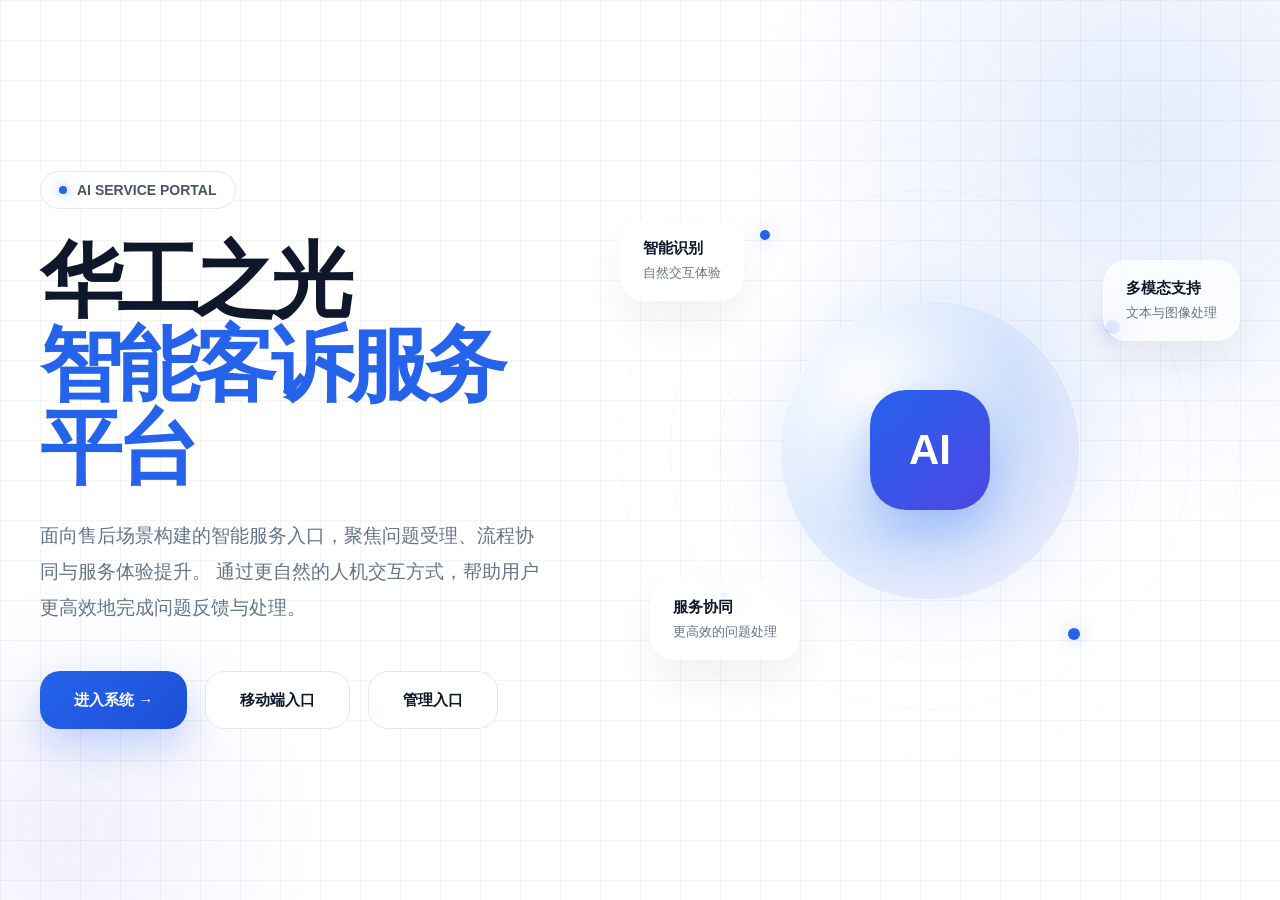
<file: frontend/welcome.html>
<!DOCTYPE html>
<html lang="zh-CN">
<head>
  <meta charset="UTF-8" />
  <meta name="viewport" content="width=device-width, initial-scale=1.0" />
  <title>华工之光客诉系统</title>
  <style>
    * {
      margin: 0;
      padding: 0;
      box-sizing: border-box;
    }
    :root {
      --primary: #2563eb;
      --primary-light: #4f46e5;
      --text: #0f172a;
      --sub: #64748b;
      --border: #e2e8f0;
      --glow-large: rgba(37, 99, 235, .12);
      --glow-small: rgba(79, 70, 229, .08);
    }
    body {
      font-family: -apple-system, BlinkMacSystemFont, "Segoe UI", Roboto, sans-serif;
      background: #ffffff;
      color: var(--text);
      overflow-x: hidden;
      min-height: 100vh;
      /* --- 优化点 1: 增加文字抗锯齿 --- */
      -webkit-font-smoothing: antialiased;
      -moz-osx-font-smoothing: grayscale;
    }

    /* ======================= 背景 ======================= */
    .grid-bg {
      position: fixed;
      inset: 0;
      z-index: -5;
      background-image: linear-gradient(rgba(15, 23, 42, .045) 1px, transparent 1px),
                        linear-gradient(90deg, rgba(15, 23, 42, .045) 1px, transparent 1px);
      background-size: 40px 40px;
    }
    .glow-top {
      position: fixed;
      top: -260px;
      right: -260px;
      width: 800px;
      height: 800px;
      border-radius: 50%;
      background: radial-gradient(circle, var(--glow-large), transparent 70%);
      z-index: -3;
    }
    .glow-bottom {
      position: fixed;
      bottom: -180px;
      left: -180px;
      width: 500px;
      height: 500px;
      border-radius: 50%;
      background: radial-gradient(circle, var(--glow-small), transparent 70%);
      z-index: -3;
    }

    /* ======================= 主布局 ======================= */
    .container {
      max-width: 1400px;
      margin: auto;
      min-height: 100vh;
      display: flex;
      align-items: center;
      justify-content: space-between;
      gap: 80px;
      padding: 40px;
    }

    /* ======================= 左侧 ======================= */
    .left {
      flex: 1;
      max-width: 650px;
    }
    .badge {
      display: inline-flex;
      align-items: center;
      gap: 10px;
      padding: 10px 18px;
      border-radius: 999px;
      background: rgba(255, 255, 255, .9);
      border: 1px solid rgba(226, 232, 240, .9);
      backdrop-filter: blur(12px);
      font-size: 14px;
      font-weight: 600;
      color: #475569;
      margin-bottom: 30px;
    }
    .badge-dot {
      width: 8px;
      height: 8px;
      border-radius: 50%;
      background: var(--primary);
      box-shadow: 0 0 12px rgba(37, 99, 235, .6);
    }
    .title {
      font-size: clamp(52px, 7vw, 82px);
      line-height: 1.02;
      letter-spacing: -.06em;
      font-weight: 800;
      margin-bottom: 28px;
    }
    .highlight {
      color: var(--primary);
    }
    .subtitle {
      font-size: 19px;
      line-height: 1.9;
      color: var(--sub);
      max-width: 620px;
      margin-bottom: 45px;
    }

    /* ======================= 按钮 ======================= */
    .actions {
      display: flex;
      gap: 18px;
    }
    .btn {
      height: 58px;
      border: none;
      border-radius: 20px;
      padding: 0 34px;
      font-size: 15px;
      font-weight: 700;
      cursor: pointer;
      transition: .25s ease;
      /* --- 优化点 2: 增加点击态反馈 --- */
    }
    .btn:active {
      transform: scale(0.98);
      opacity: 0.8;
    }
    .primary-btn {
      background: linear-gradient(135deg, #2563eb, #1d4ed8);
      color: white;
      box-shadow: 0 18px 40px rgba(37, 99, 235, .25);
    }
    .primary-btn:hover {
      transform: translateY(-4px);
    }
    .secondary-btn {
      background: white;
      border: 1px solid var(--border);
      color: var(--text);
    }
    .secondary-btn:hover {
      background: #f8fafc;
    }

    /* ======================= 右侧视觉区域 ======================= */
    .right {
      flex: 1;
      display: flex;
      justify-content: center;
      align-items: center;
      position: relative;
    }
    .visual-wrapper {
      position: relative;
      width: 620px;
      height: 620px;
    }
    /* 中央 AI 核心 */
    .ai-orb {
      position: absolute;
      inset: 0;
      margin: auto;
      width: 300px;
      height: 300px;
      border-radius: 50%;
      background: radial-gradient(circle at 30% 30%, rgba(255, 255, 255, .95), rgba(59, 130, 246, .22), rgba(79, 70, 229, .16));
      backdrop-filter: blur(30px);
      border: 1px solid rgba(255, 255, 255, .65);
      box-shadow: 0 0 80px rgba(37, 99, 235, .12), inset 0 0 60px rgba(255, 255, 255, .5);
      display: flex;
      align-items: center;
      justify-content: center;
      animation: floatOrb 6s ease-in-out infinite;
      /* --- 优化点 3: 修复阴影溢出 --- */
      overflow: hidden;
    }
    .logo-core {
      width: 120px;
      height: 120px;
      border-radius: 36px;
      background: linear-gradient(135deg, #2563eb, #4f46e5);
      color: white;
      display: flex;
      align-items: center;
      justify-content: center;
      font-size: 42px;
      font-weight: 800;
      box-shadow: 0 20px 50px rgba(37, 99, 235, .35);
    }
    /* 外环 */
    .ring {
      position: absolute;
      border-radius: 50%;
      border: 1px solid rgba(37, 99, 235, .10);
      top: 50%;
      left: 50%;
      transform: translate(-50%, -50%);
      opacity: 0.4;
    }
    .ring-1 {
      width: 420px;
      height: 420px;
      animation: rotateSlow 22s linear infinite;
    }
    .ring-2 {
      width: 520px;
      height: 520px;
      animation: rotateSlowReverse 28s linear infinite;
    }
    .ring-3 {
      width: 620px;
      height: 620px;
      opacity: 0.3;
    }
    /* 漂浮粒子 */
    .dot {
      position: absolute;
      border-radius: 50%;
      background: var(--primary);
      box-shadow: 0 0 18px rgba(37, 99, 235, .4);
    }
    .dot1 {
      width: 10px;
      height: 10px;
      top: 90px;
      left: 140px;
    }
    .dot2 {
      width: 14px;
      height: 14px;
      right: 120px;
      top: 180px;
    }
    .dot3 {
      width: 8px;
      height: 8px;
      bottom: 160px;
      left: 100px;
    }
    .dot4 {
      width: 12px;
      height: 12px;
      right: 160px;
      bottom: 120px;
    }
    /* 浮动标签 */
    .floating-card {
      position: absolute;
      background: rgba(255, 255, 255, .72);
      backdrop-filter: blur(20px);
      border: 1px solid rgba(255, 255, 255, .6);
      border-radius: 24px;
      padding: 18px 22px;
      box-shadow: 0 20px 40px rgba(15, 23, 42, .06);
    }
    .fc1 {
      top: 80px;
      left: 0;
    }
    .fc2 {
      right: 0;
      top: 120px;
    }
    .fc3 {
      bottom: 100px;
      left: 30px;
    }
    .card-title {
      font-size: 15px;
      font-weight: 700;
      margin-bottom: 6px;
    }
    .card-sub {
      font-size: 13px;
      color: var(--sub);
    }

    /* ======================= 动画 ======================= */
    @keyframes floatOrb {
      0% { transform: translateY(0); }
      50% { transform: translateY(-12px); }
      100% { transform: translateY(0); }
    }
    @keyframes rotateSlow {
      from { transform: translate(-50%, -50%) rotate(0deg); }
      to { transform: translate(-50%, -50%) rotate(360deg); }
    }
    @keyframes rotateSlowReverse {
      from { transform: translate(-50%, -50%) rotate(360deg); }
      to { transform: translate(-50%, -50%) rotate(0deg); }
    }

    /* ======================= 入场动画 ======================= */
    .left {
      animation: fadeUp .8s ease;
    }
    .right {
      animation: fadeUp 1s ease;
    }
    @keyframes fadeUp {
      from { opacity: 0; transform: translateY(40px); }
      to { opacity: 1; transform: translateY(0); }
    }

    /* ======================= 响应式 ======================= */
    @media (max-width: 1100px) {
      .container {
        flex-direction: column;
        text-align: center;
        gap: 50px;
        padding-top: 80px;
      }
      .left {
        display: flex;
        flex-direction: column;
        align-items: center;
        /* --- 优化点 4: 修复居中对齐 --- */
        justify-content: center;
      }
      .actions {
        width: 100%;
        flex-direction: column;
      }
      .btn {
        width: 100%;
      }
      .visual-wrapper {
        width: 100%;
        max-width: 520px;
        height: 520px;
      }
      /* --- 优化点 5: 移动端隐藏复杂装饰 --- */
      .floating-card,
      .ring-3 {
        display: none;
      }
      .ring-1,
      .ring-2 {
        opacity: 0.2;
      }
    }
  </style>
</head>
<body>
  <div class="grid-bg"></div>
  <div class="glow-top"></div>
  <div class="glow-bottom"></div>

  <div class="container">
    <!-- 左侧 -->
    <section class="left">
      <div class="badge">
        <div class="badge-dot"></div>
        AI SERVICE PORTAL
      </div>
      <h1 class="title">
        华工之光<br>
        <span class="highlight">智能客诉服务平台</span>
      </h1>
      <p class="subtitle">
        面向售后场景构建的智能服务入口，聚焦问题受理、流程协同与服务体验提升。
        通过更自然的人机交互方式，帮助用户更高效地完成问题反馈与处理。
      </p>
      <div class="actions">
        <!-- --- 优化点 6: 增加 ARIA 标签 --- -->
        <button class="btn primary-btn" id="userBtn" aria-label="进入用户反馈系统">
          进入系统 →
        </button>
        <button class="btn secondary-btn" id="mobileBtn" aria-label="移动端入口">
          移动端入口
        </button>
        <button class="btn secondary-btn" id="adminBtn" aria-label="进入管理员后台">
          管理入口
        </button>
      </div>
    </section>

    <!-- 右侧 -->
    <section class="right">
      <div class="visual-wrapper">
        <div class="ring ring-1"></div>
        <div class="ring ring-2"></div>
        <div class="ring ring-3"></div>
        <div class="dot dot1"></div>
        <div class="dot dot2"></div>
        <div class="dot dot3"></div>
        <div class="dot dot4"></div>
        <div class="floating-card fc1">
          <div class="card-title">智能识别</div>
          <div class="card-sub">自然交互体验</div>
        </div>
        <div class="floating-card fc2">
          <div class="card-title">多模态支持</div>
          <div class="card-sub">文本与图像处理</div>
        </div>
        <div class="floating-card fc3">
          <div class="card-title">服务协同</div>
          <div class="card-sub">更高效的问题处理</div>
        </div>
        <div class="ai-orb">
          <div class="logo-core">AI</div>
        </div>
      </div>
    </section>
  </div>

  <script>
    // --- 优化点 7: 增加加载状态与防重复点击 ---
    function setupButton(id, url) {
      const btn = document.getElementById(id);
      btn.addEventListener('click', function () {
        // 1. 禁用按钮防止重复点击
        if (this.disabled) return;
        this.disabled = true;

        // 2. 修改按钮文字
        const originalText = this.innerHTML;
        this.innerHTML = '加载中...';

        // 3. 执行跳转
        setTimeout(() => {
          window.location.href = url;
        }, 300); // 简单的延迟让“加载中”可见，实际项目中可结合页面加载状态
      });
    }

    setupButton('userBtn', 'user.html');
    setupButton('mobileBtn', 'mobile.html');
    setupButton('adminBtn', 'admin.html');
  </script>
</body>
</html>
</file>
<file: frontend/style.css>
* {
    margin: 0;
    padding: 0;
    box-sizing: border-box;
}

:root {
    --bg: #ffffff;
    --surface: #ffffff;
    --text: #0f172a;
    --sub: #64748b;
    --border: #e2e8f0;
    --primary: #2563eb;
    --primary-dark: #1d4ed8;
    --shadow: 0 4px 12px rgba(15, 23, 42, 0.04);
}

body {
    background: #f8fafc;
    font-family: -apple-system, BlinkMacSystemFont, "Segoe UI", Roboto, "Helvetica Neue", Arial, sans-serif;
    color: var(--text);
    line-height: 1.5;
    -webkit-font-smoothing: antialiased;
}

/* 统一滚动条样式 */
::-webkit-scrollbar { width: 6px; height: 6px; }
::-webkit-scrollbar-track { background: transparent; }
::-webkit-scrollbar-thumb { background: #cbd5e1; border-radius: 3px; }
::-webkit-scrollbar-thumb:hover { background: #94a3b8; }

/* 统一焦点状态 */
input:focus, textarea:focus, button:focus-visible {
    outline: none;
}

/* 响应式基础适配 */
@media (max-width: 768px) {
    .admin-header { flex-direction: column; align-items: flex-start; }
    .action-bar { width: 100%; flex-direction: column; }
    .role-selector, .search-container { width: 100%; }
    .card-meta { grid-template-columns: 1fr 1fr; }
}
</file>
